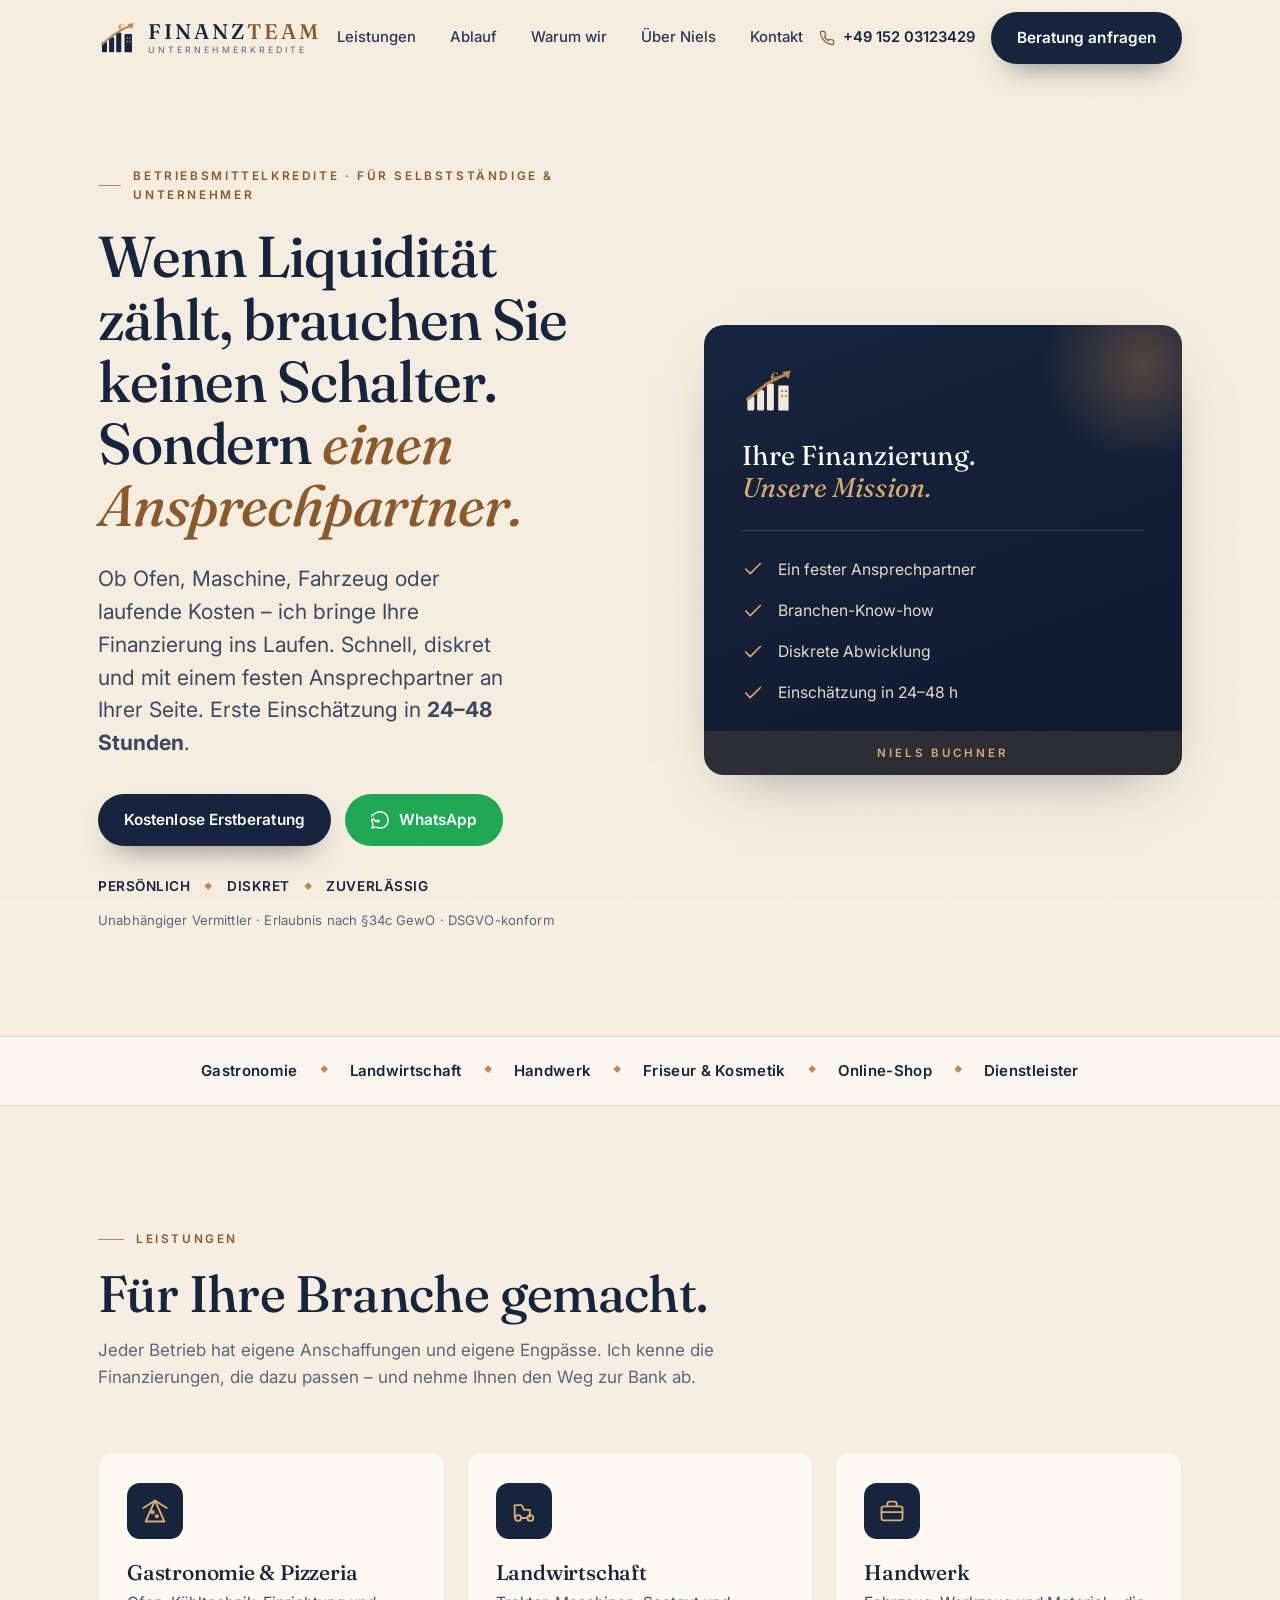
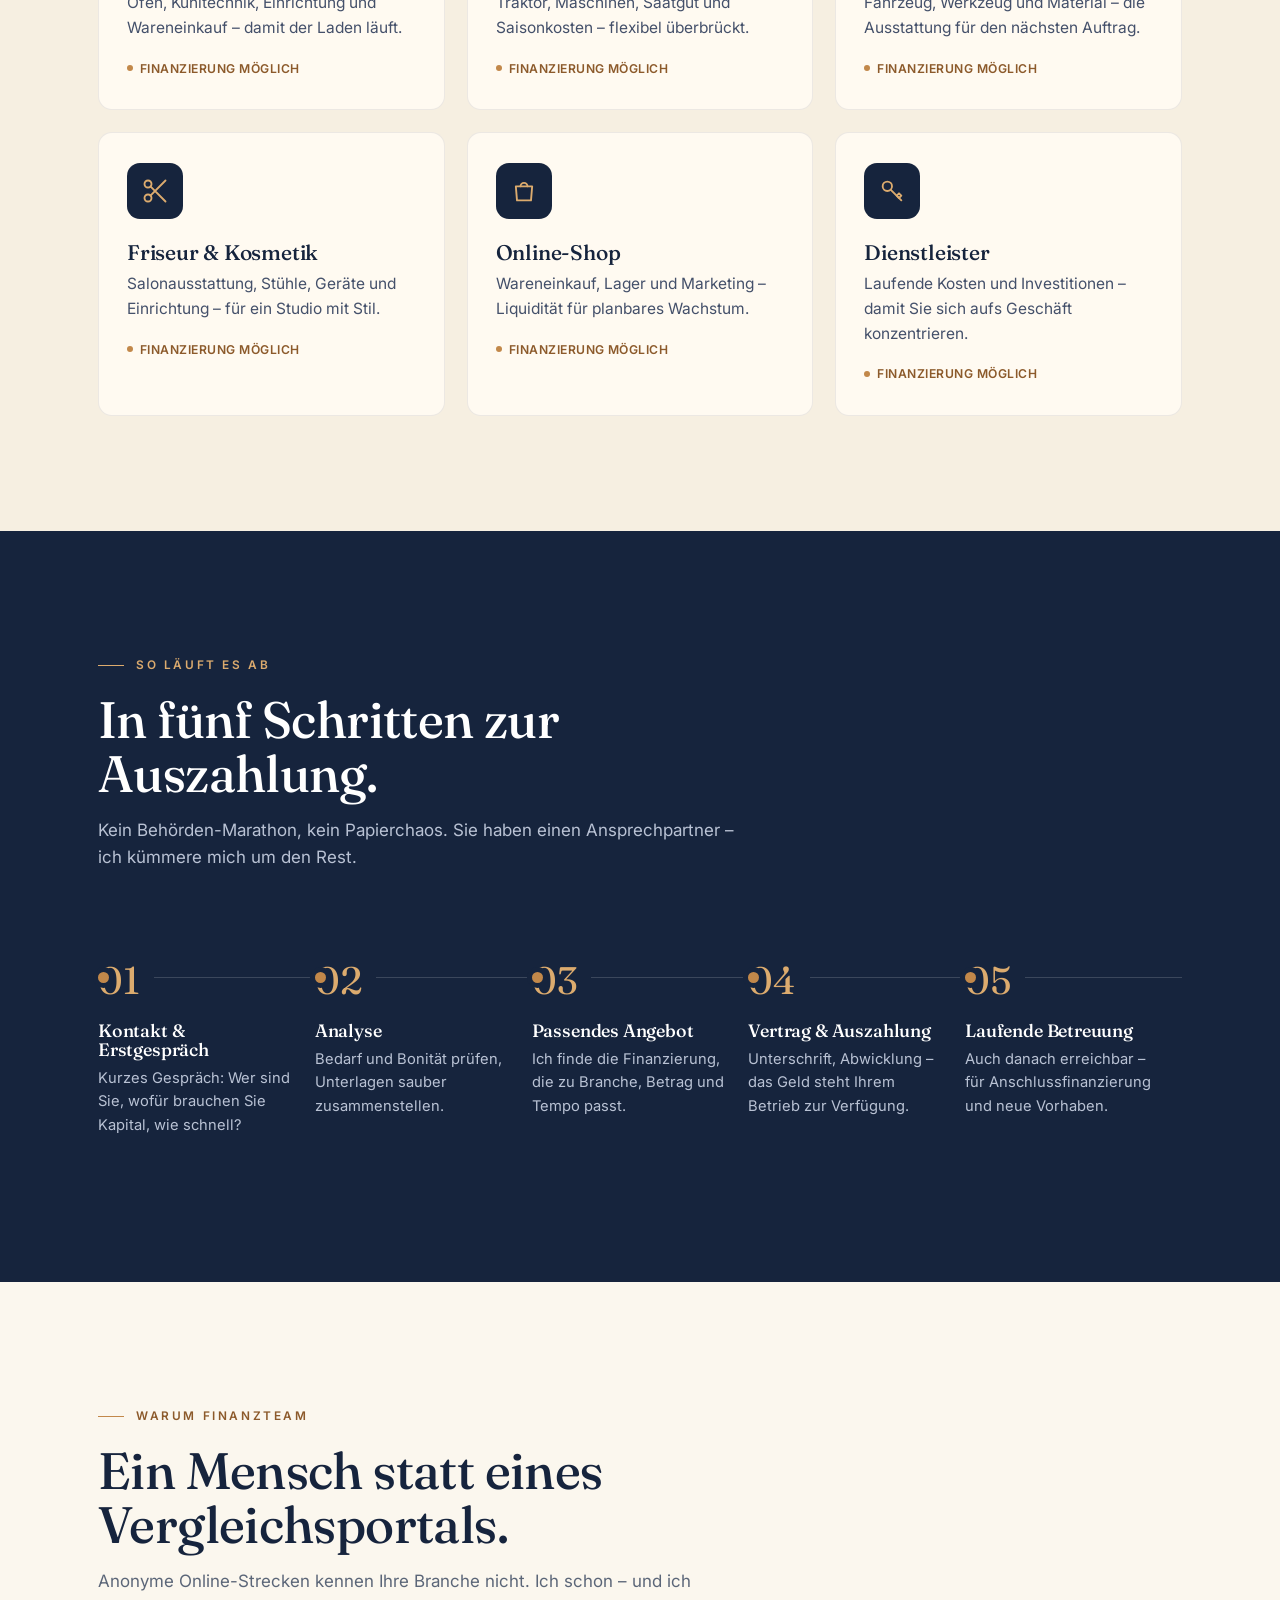
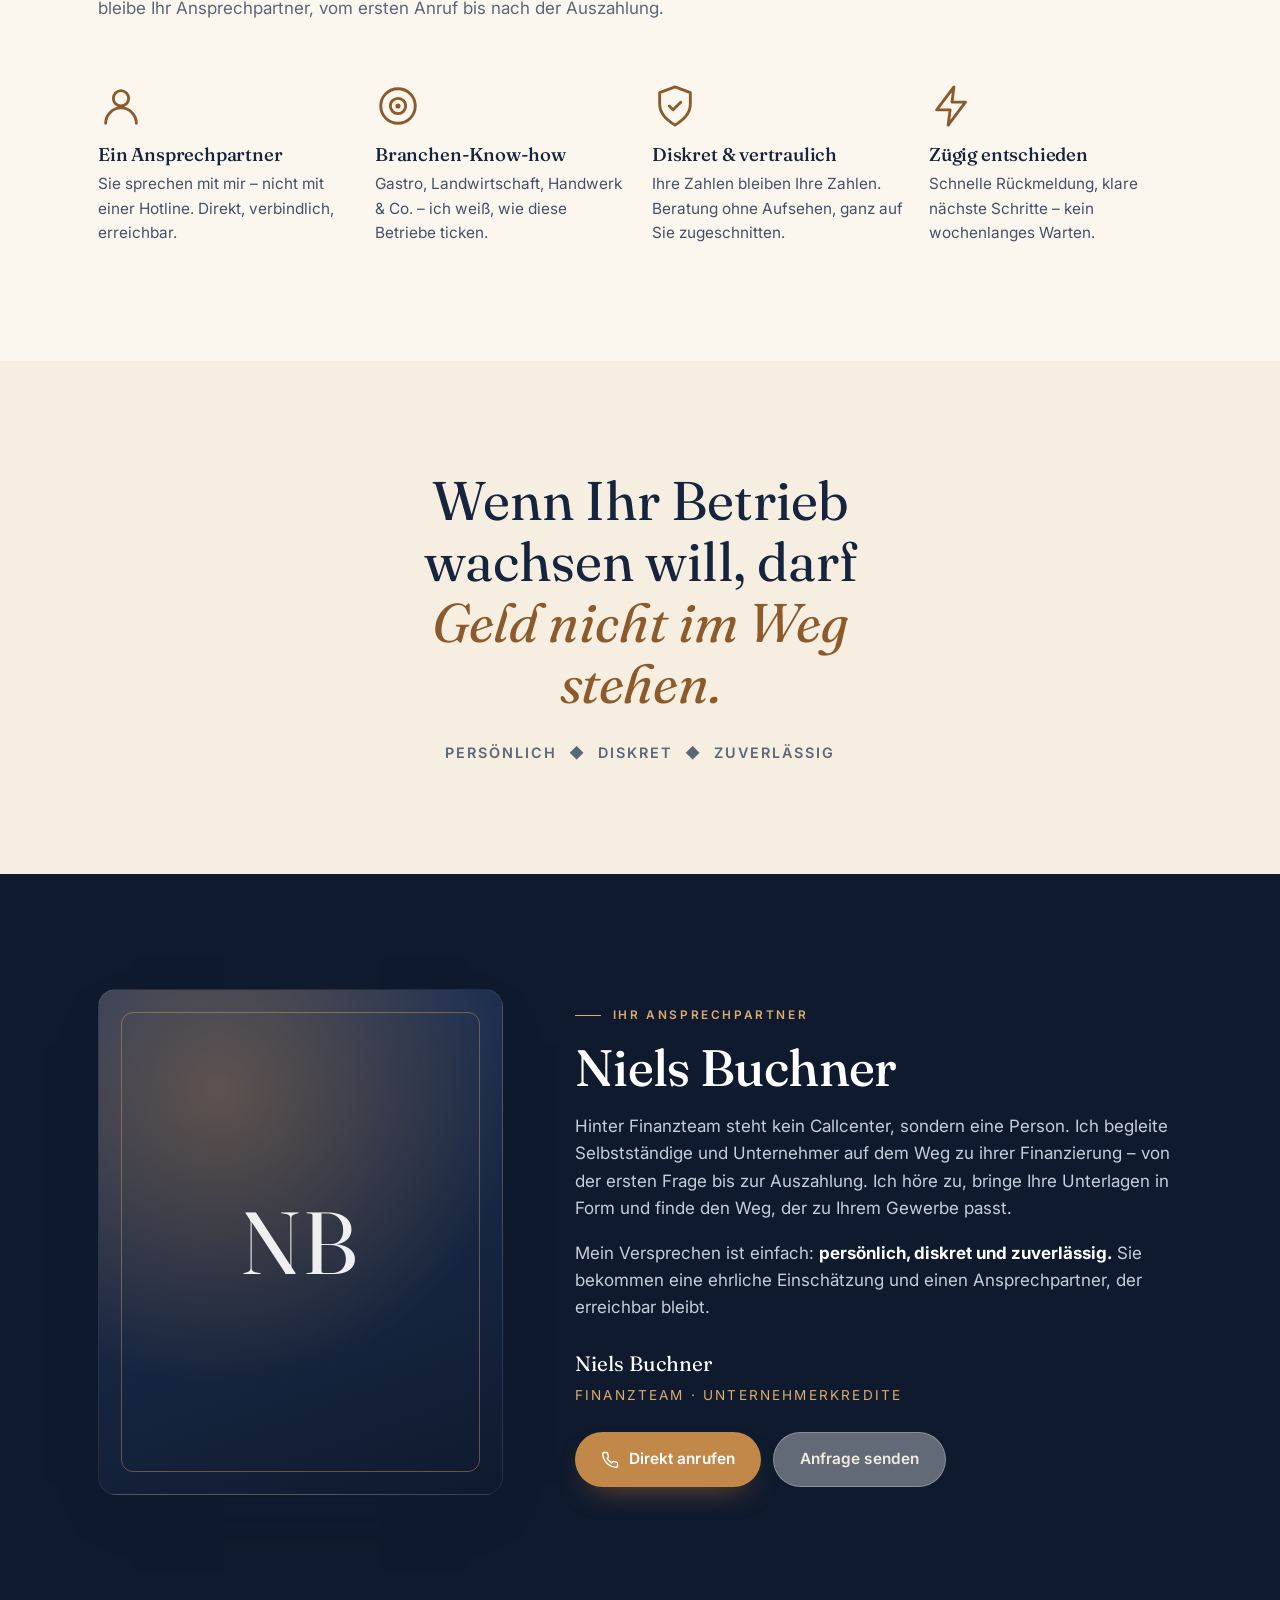
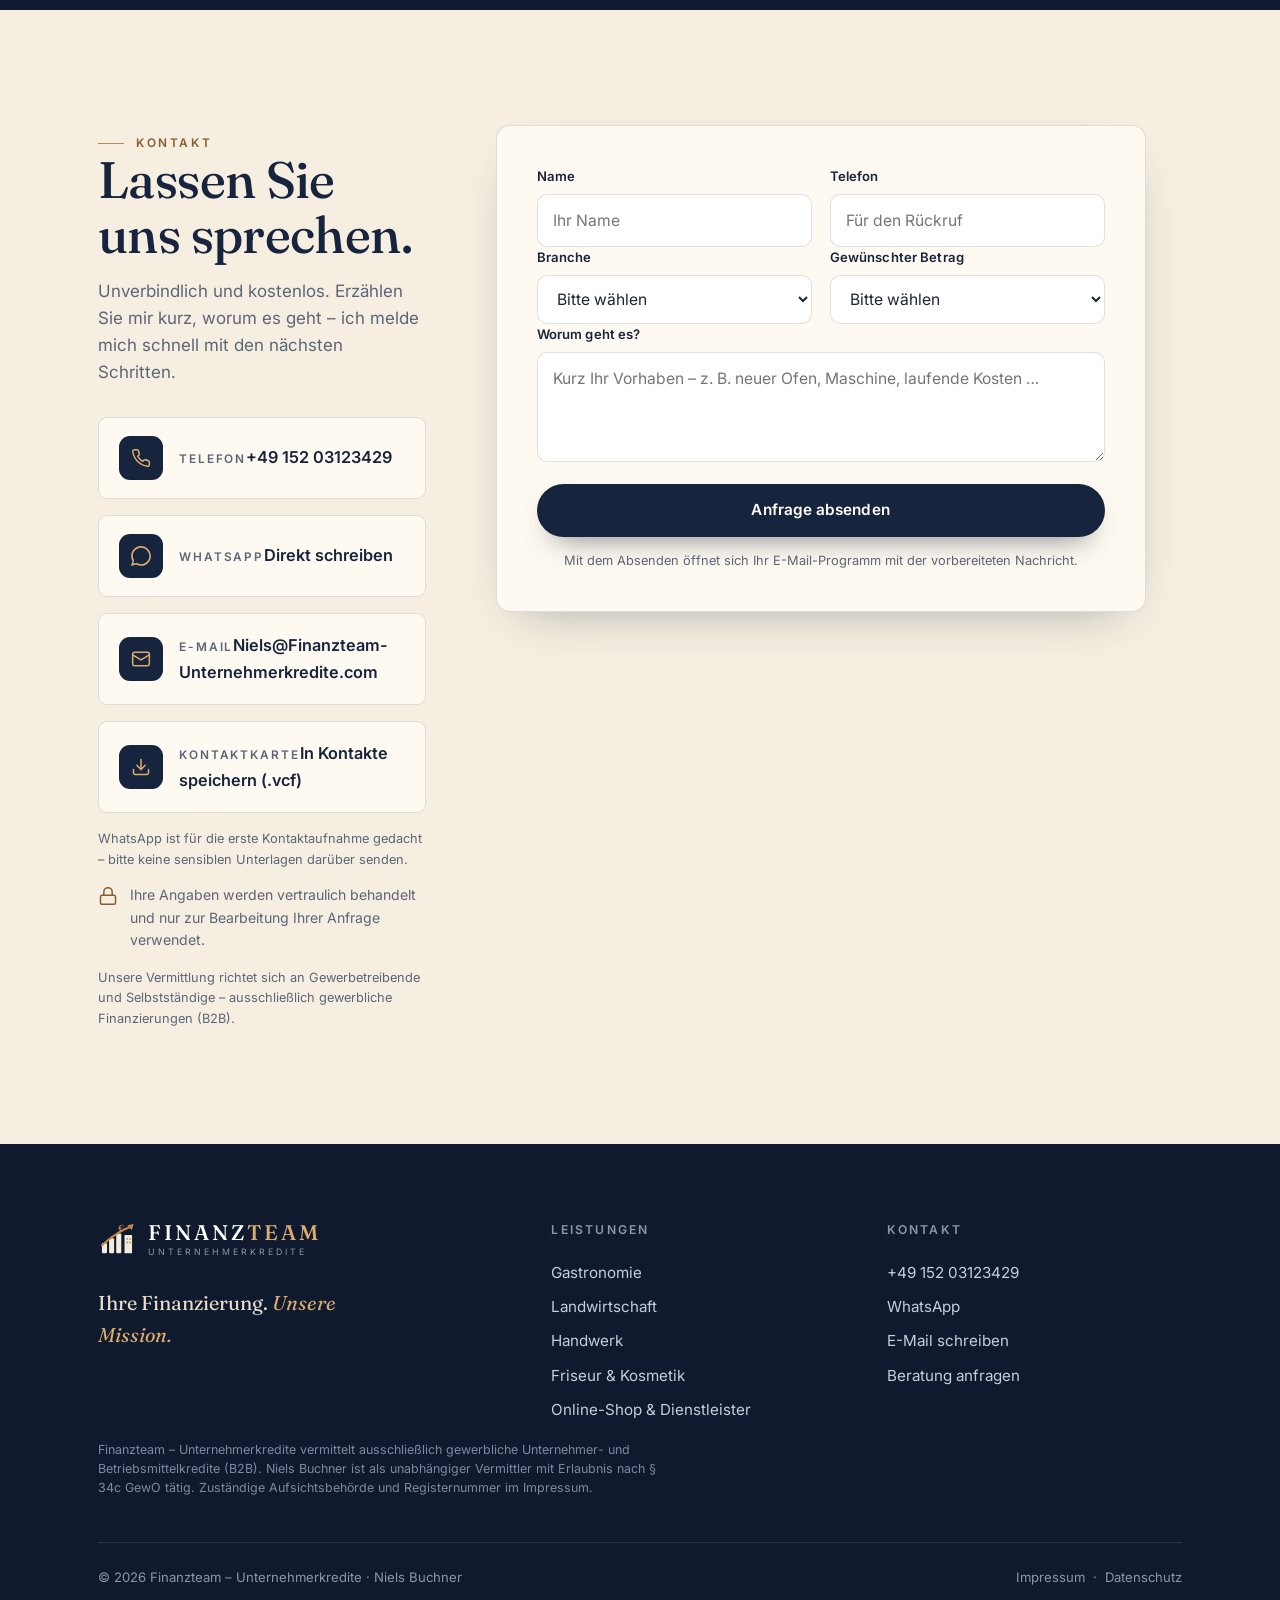
<file: index.html>
<!DOCTYPE html>
<html lang="de">
<head>
<meta charset="UTF-8" />
<meta name="viewport" content="width=device-width, initial-scale=1.0" />
<title>Finanzteam – Unternehmerkredite | Niels Buchner · Betriebsmittelkredite für Selbstständige</title>
<meta name="description" content="Betriebsmittel- und Unternehmerkredite für Selbstständige & Unternehmer – persönlich begleitet von Niels Buchner. Für Gastronomie, Landwirtschaft, Handwerk, Friseur & Kosmetik, Online-Shop und Dienstleister. Persönlich. Diskret. Zuverlässig." />
<meta name="theme-color" content="#16243d" />
<link rel="icon" href="favicon.svg" type="image/svg+xml" />
<meta property="og:type" content="website" />
<meta property="og:title" content="Finanzteam – Unternehmerkredite | Niels Buchner" />
<meta property="og:description" content="Betriebsmittelkredite für Selbstständige & Unternehmer. Persönlich. Diskret. Zuverlässig." />
<meta property="og:locale" content="de_DE" />
<link rel="preconnect" href="https://fonts.googleapis.com" />
<link rel="preconnect" href="https://fonts.gstatic.com" crossorigin />
<link href="https://fonts.googleapis.com/css2?family=Fraunces:ital,opsz,wght@0,9..144,300..600;1,9..144,300..600&family=Inter:wght@400;500;600;700&display=swap" rel="stylesheet" />
<link rel="stylesheet" href="styles.css" />
</head>
<body>

<!-- ===== SVG sprite (Logo-Emblem) ===== -->
<svg width="0" height="0" style="position:absolute" aria-hidden="true">
  <symbol id="mark" viewBox="0 0 48 48">
    <rect x="5" y="29" width="6.4" height="13" rx="1.4" fill="currentColor"/>
    <rect x="14" y="23" width="6.4" height="19" rx="1.4" fill="currentColor"/>
    <rect x="23" y="17" width="6.4" height="25" rx="1.4" fill="currentColor"/>
    <path d="M33.5 19h9.5v23h-9.5z" fill="currentColor"/>
    <rect x="36" y="23" width="2" height="2" rx="0.4" fill="#c2884a"/>
    <rect x="39.6" y="23" width="2" height="2" rx="0.4" fill="#c2884a"/>
    <rect x="36" y="27.4" width="2" height="2" rx="0.4" fill="#c2884a"/>
    <rect x="39.6" y="27.4" width="2" height="2" rx="0.4" fill="#c2884a"/>
    <path d="M5 32C14 25 22 15 41.5 8.5" fill="none" stroke="#c2884a" stroke-width="2.6" stroke-linecap="round"/>
    <path d="M37 6.5l8-1.4-2.2 7.8z" fill="#c2884a"/>
    <text x="25.5" y="14.5" font-family="Fraunces, serif" font-size="11" font-weight="600" fill="#c2884a">€</text>
  </symbol>
</svg>

<!-- ===== Header ===== -->
<header class="site-header" id="top">
  <div class="container nav">
    <a class="wordmark" href="#top" aria-label="Finanzteam – Unternehmerkredite">
      <svg class="mark" style="color:var(--navy)"><use href="#mark"/></svg>
      <span class="text">
        <span class="name">Finanz<b>team</b></span>
        <span class="sub">Unternehmerkredite</span>
      </span>
    </a>
    <nav class="nav-links" aria-label="Hauptnavigation">
      <a href="#leistungen">Leistungen</a>
      <a href="#ablauf">Ablauf</a>
      <a href="#warum">Warum wir</a>
      <a href="#ueber">Über Niels</a>
      <a href="#kontakt">Kontakt</a>
    </nav>
    <div class="nav-cta">
      <a class="nav-phone" href="tel:+4915203123429" aria-label="Anrufen">
        <svg viewBox="0 0 24 24" fill="none" stroke="currentColor" stroke-width="1.8" stroke-linecap="round" stroke-linejoin="round"><path d="M22 16.92v3a2 2 0 0 1-2.18 2 19.79 19.79 0 0 1-8.63-3.07 19.5 19.5 0 0 1-6-6 19.79 19.79 0 0 1-3.07-8.67A2 2 0 0 1 4.11 2h3a2 2 0 0 1 2 1.72c.13.96.36 1.9.7 2.81a2 2 0 0 1-.45 2.11L8.09 9.91a16 16 0 0 0 6 6l1.27-1.27a2 2 0 0 1 2.11-.45c.9.34 1.85.57 2.81.7A2 2 0 0 1 22 16.92z"/></svg>
        +49 152 03123429
      </a>
      <a class="btn btn-primary" href="#kontakt">Beratung anfragen</a>
      <button class="nav-toggle" id="navToggle" aria-label="Menü" aria-expanded="false"><span></span></button>
    </div>
  </div>
</header>

<!-- ===== Mobile menu ===== -->
<div class="mobile-menu" id="mobileMenu">
  <a href="#leistungen">Leistungen</a>
  <a href="#ablauf">Ablauf</a>
  <a href="#warum">Warum wir</a>
  <a href="#ueber">Über Niels</a>
  <a href="#kontakt">Kontakt</a>
  <a class="btn btn-primary" href="#kontakt">Beratung anfragen</a>
  <a class="btn btn-whats" href="https://wa.me/4915203123429?text=Guten%20Tag%20Herr%20Buchner%2C%20ich%20interessiere%20mich%20f%C3%BCr%20einen%20Unternehmerkredit.%20Bitte%20rufen%20Sie%20mich%20zur%C3%BCck." target="_blank" rel="noopener">WhatsApp schreiben</a>
</div>

<!-- ===== Hero ===== -->
<section class="hero">
  <div class="container hero-grid">
    <div class="hero-copy">
      <span class="eyebrow reveal">Betriebsmittelkredite · für Selbstständige &amp; Unternehmer</span>
      <h1 class="display reveal d1">Wenn Liquidität zählt, brauchen Sie keinen Schalter. Sondern <span class="accent">einen Ansprechpartner.</span></h1>
      <p class="lead reveal d2">Ob Ofen, Maschine, Fahrzeug oder laufende Kosten – ich bringe Ihre Finanzierung ins Laufen. Schnell, diskret und mit einem festen Ansprechpartner an Ihrer Seite. Erste Einschätzung in <strong>24–48 Stunden</strong>.</p>
      <div class="hero-cta reveal d3">
        <a class="btn btn-primary" href="#kontakt">Kostenlose Erstberatung</a>
        <a class="btn btn-whats" href="https://wa.me/4915203123429?text=Guten%20Tag%20Herr%20Buchner%2C%20ich%20interessiere%20mich%20f%C3%BCr%20einen%20Unternehmerkredit.%20Bitte%20rufen%20Sie%20mich%20zur%C3%BCck." target="_blank" rel="noopener">
          <svg viewBox="0 0 24 24" fill="currentColor"><path d="M.057 24l1.687-6.163a11.867 11.867 0 0 1-1.587-5.946C.16 5.335 5.495 0 12.05 0a11.82 11.82 0 0 1 8.413 3.488 11.82 11.82 0 0 1 3.48 8.414c-.003 6.557-5.338 11.892-11.893 11.892a11.9 11.9 0 0 1-5.688-1.448L.057 24zm6.597-3.807c1.676.995 3.276 1.591 5.392 1.592 5.448 0 9.886-4.434 9.889-9.885.002-5.462-4.415-9.89-9.881-9.892-5.452 0-9.887 4.434-9.889 9.884a9.86 9.86 0 0 0 1.51 5.26l-.999 3.648 3.477-.215zm5.339-7.711c-.075-.124-.272-.198-.57-.347-.297-.149-1.758-.868-2.031-.967-.272-.099-.47-.149-.669.149-.198.297-.768.967-.941 1.165-.173.198-.347.223-.644.074-.297-.149-1.255-.462-2.39-1.475-.883-.788-1.48-1.761-1.653-2.059-.173-.297-.018-.458.13-.606.134-.133.297-.347.446-.521.151-.172.2-.296.3-.495.099-.198.05-.372-.025-.521-.075-.148-.669-1.611-.916-2.206-.242-.579-.487-.501-.669-.51l-.57-.01c-.198 0-.52.074-.792.372s-1.04 1.016-1.04 2.479 1.065 2.876 1.213 3.074c.149.198 2.095 3.2 5.076 4.487.709.306 1.263.489 1.694.626.712.226 1.36.194 1.872.118.571-.085 1.758-.719 2.006-1.413.248-.695.248-1.29.173-1.414z"/></svg>
          WhatsApp
        </a>
      </div>
      <div class="hero-trust reveal d4">
        Persönlich <span class="diamond">◆</span> Diskret <span class="diamond">◆</span> Zuverlässig
      </div>
      <p class="hero-creds reveal d5">Unabhängiger Vermittler &middot; Erlaubnis nach §34c GewO &middot; DSGVO-konform</p>
    </div>

    <aside class="hero-card reveal d2" aria-label="Finanzteam">
      <svg class="mark" style="color:#f3ecdd"><use href="#mark"/></svg>
      <p class="hc-claim">Ihre Finanzierung.<br><em>Unsere Mission.</em></p>
      <div class="hc-line"></div>
      <ul>
        <li><svg viewBox="0 0 24 24" fill="none" stroke="currentColor" stroke-width="1.8" stroke-linecap="round" stroke-linejoin="round"><path d="M20 6 9 17l-5-5"/></svg> Ein fester Ansprechpartner</li>
        <li><svg viewBox="0 0 24 24" fill="none" stroke="currentColor" stroke-width="1.8" stroke-linecap="round" stroke-linejoin="round"><path d="M20 6 9 17l-5-5"/></svg> Branchen-Know-how</li>
        <li><svg viewBox="0 0 24 24" fill="none" stroke="currentColor" stroke-width="1.8" stroke-linecap="round" stroke-linejoin="round"><path d="M20 6 9 17l-5-5"/></svg> Diskrete Abwicklung</li>
        <li><svg viewBox="0 0 24 24" fill="none" stroke="currentColor" stroke-width="1.8" stroke-linecap="round" stroke-linejoin="round"><path d="M20 6 9 17l-5-5"/></svg> Einschätzung in 24–48 h</li>
      </ul>
      <div class="hc-badge">Niels Buchner</div>
    </aside>
  </div>
</section>

<!-- ===== Branchen-Band ===== -->
<div class="branchband">
  <div class="container">
    <span class="item">Gastronomie</span><span class="diamond">◆</span>
    <span class="item">Landwirtschaft</span><span class="diamond">◆</span>
    <span class="item">Handwerk</span><span class="diamond">◆</span>
    <span class="item">Friseur &amp; Kosmetik</span><span class="diamond">◆</span>
    <span class="item">Online-Shop</span><span class="diamond">◆</span>
    <span class="item">Dienstleister</span>
  </div>
</div>

<!-- ===== Leistungen / Branchen ===== -->
<section class="branchen section-pad" id="leistungen">
  <div class="container">
    <div class="section-head reveal">
      <span class="eyebrow">Leistungen</span>
      <h2 class="section-title">Für Ihre Branche gemacht.</h2>
      <p class="muted">Jeder Betrieb hat eigene Anschaffungen und eigene Engpässe. Ich kenne die Finanzierungen, die dazu passen – und nehme Ihnen den Weg zur Bank ab.</p>
    </div>
    <div class="cards">
      <article class="card reveal">
        <div class="icon-tile"><svg viewBox="0 0 24 24" fill="none" stroke="currentColor" stroke-width="1.6" stroke-linecap="round" stroke-linejoin="round"><path d="M2 9.5 12 3l10 6.5"/><path d="M12 3 4 21h16L12 3z"/><circle cx="10" cy="13" r="1"/><circle cx="13.5" cy="16.5" r="1"/></svg></div>
        <h3>Gastronomie &amp; Pizzeria</h3>
        <p>Ofen, Kühltechnik, Einrichtung und Wareneinkauf – damit der Laden läuft.</p>
        <span class="pill">Finanzierung möglich</span>
      </article>

      <article class="card reveal d1">
        <div class="icon-tile"><svg viewBox="0 0 24 24" fill="none" stroke="currentColor" stroke-width="1.6" stroke-linecap="round" stroke-linejoin="round"><path d="M4 17V7h6l2 4h5v6"/><circle cx="7" cy="18" r="2.5"/><circle cx="17.5" cy="18" r="2.5"/><path d="M9.5 18h5.5"/></svg></div>
        <h3>Landwirtschaft</h3>
        <p>Traktor, Maschinen, Saatgut und Saisonkosten – flexibel überbrückt.</p>
        <span class="pill">Finanzierung möglich</span>
      </article>

      <article class="card reveal d2">
        <div class="icon-tile"><svg viewBox="0 0 24 24" fill="none" stroke="currentColor" stroke-width="1.6" stroke-linecap="round" stroke-linejoin="round"><rect x="3" y="8" width="18" height="12" rx="2"/><path d="M8 8V6a2 2 0 0 1 2-2h4a2 2 0 0 1 2 2v2"/><path d="M3 13h18"/></svg></div>
        <h3>Handwerk</h3>
        <p>Fahrzeug, Werkzeug und Material – die Ausstattung für den nächsten Auftrag.</p>
        <span class="pill">Finanzierung möglich</span>
      </article>

      <article class="card reveal">
        <div class="icon-tile"><svg viewBox="0 0 24 24" fill="none" stroke="currentColor" stroke-width="1.6" stroke-linecap="round" stroke-linejoin="round"><circle cx="6" cy="6" r="3"/><circle cx="6" cy="18" r="3"/><path d="M8.1 8.1 21 21M8.1 15.9 21 3"/></svg></div>
        <h3>Friseur &amp; Kosmetik</h3>
        <p>Salonausstattung, Stühle, Geräte und Einrichtung – für ein Studio mit Stil.</p>
        <span class="pill">Finanzierung möglich</span>
      </article>

      <article class="card reveal d1">
        <div class="icon-tile"><svg viewBox="0 0 24 24" fill="none" stroke="currentColor" stroke-width="1.6" stroke-linecap="round" stroke-linejoin="round"><path d="M5 8h14l-1 12H6L5 8z"/><path d="M9 8a3 3 0 0 1 6 0"/></svg></div>
        <h3>Online-Shop</h3>
        <p>Wareneinkauf, Lager und Marketing – Liquidität für planbares Wachstum.</p>
        <span class="pill">Finanzierung möglich</span>
      </article>

      <article class="card reveal d2">
        <div class="icon-tile"><svg viewBox="0 0 24 24" fill="none" stroke="currentColor" stroke-width="1.6" stroke-linecap="round" stroke-linejoin="round"><circle cx="8" cy="8" r="4"/><path d="m11 11 9 9"/><path d="m16 16 2-2 2 2-2 2z"/></svg></div>
        <h3>Dienstleister</h3>
        <p>Laufende Kosten und Investitionen – damit Sie sich aufs Geschäft konzentrieren.</p>
        <span class="pill">Finanzierung möglich</span>
      </article>
    </div>
  </div>
</section>

<!-- ===== Ablauf ===== -->
<section class="ablauf section-pad" id="ablauf">
  <div class="container">
    <div class="section-head reveal">
      <span class="eyebrow">So läuft es ab</span>
      <h2 class="section-title">In fünf Schritten zur Auszahlung.</h2>
      <p>Kein Behörden-Marathon, kein Papierchaos. Sie haben einen Ansprechpartner – ich kümmere mich um den Rest.</p>
    </div>
    <div class="steps">
      <div class="step reveal"><span class="dot"></span><span class="num">01</span><h3>Kontakt &amp; Erstgespräch</h3><p>Kurzes Gespräch: Wer sind Sie, wofür brauchen Sie Kapital, wie schnell?</p></div>
      <div class="step reveal d1"><span class="dot"></span><span class="num">02</span><h3>Analyse</h3><p>Bedarf und Bonität prüfen, Unterlagen sauber zusammenstellen.</p></div>
      <div class="step reveal d2"><span class="dot"></span><span class="num">03</span><h3>Passendes Angebot</h3><p>Ich finde die Finanzierung, die zu Branche, Betrag und Tempo passt.</p></div>
      <div class="step reveal d3"><span class="dot"></span><span class="num">04</span><h3>Vertrag &amp; Auszahlung</h3><p>Unterschrift, Abwicklung – das Geld steht Ihrem Betrieb zur Verfügung.</p></div>
      <div class="step reveal d4"><span class="dot"></span><span class="num">05</span><h3>Laufende Betreuung</h3><p>Auch danach erreichbar – für Anschluss­finanzierung und neue Vorhaben.</p></div>
    </div>
  </div>
</section>

<!-- ===== Warum ===== -->
<section class="warum section-pad" id="warum">
  <div class="container">
    <div class="section-head reveal">
      <span class="eyebrow">Warum Finanzteam</span>
      <h2 class="section-title">Ein Mensch statt eines Vergleichsportals.</h2>
      <p class="muted">Anonyme Online-Strecken kennen Ihre Branche nicht. Ich schon – und ich bleibe Ihr Ansprechpartner, vom ersten Anruf bis nach der Auszahlung.</p>
    </div>
    <div class="usp-grid">
      <div class="usp reveal">
        <div class="ui"><svg viewBox="0 0 24 24" fill="none" stroke="currentColor" stroke-width="1.5" stroke-linecap="round" stroke-linejoin="round"><circle cx="12" cy="8" r="4"/><path d="M4 21a8 8 0 0 1 16 0"/></svg></div>
        <h3>Ein Ansprechpartner</h3>
        <p>Sie sprechen mit mir – nicht mit einer Hotline. Direkt, verbindlich, erreichbar.</p>
      </div>
      <div class="usp reveal d1">
        <div class="ui"><svg viewBox="0 0 24 24" fill="none" stroke="currentColor" stroke-width="1.5" stroke-linecap="round" stroke-linejoin="round"><circle cx="12" cy="12" r="9"/><circle cx="12" cy="12" r="4"/><circle cx="12" cy="12" r="0.6" fill="currentColor"/></svg></div>
        <h3>Branchen-Know-how</h3>
        <p>Gastro, Landwirtschaft, Handwerk &amp; Co. – ich weiß, wie diese Betriebe ticken.</p>
      </div>
      <div class="usp reveal d2">
        <div class="ui"><svg viewBox="0 0 24 24" fill="none" stroke="currentColor" stroke-width="1.5" stroke-linecap="round" stroke-linejoin="round"><path d="M12 2 4 5v6c0 5 3.5 8 8 11 4.5-3 8-6 8-11V5l-8-3z"/><path d="m9 12 2 2 4-4"/></svg></div>
        <h3>Diskret &amp; vertraulich</h3>
        <p>Ihre Zahlen bleiben Ihre Zahlen. Beratung ohne Aufsehen, ganz auf Sie zugeschnitten.</p>
      </div>
      <div class="usp reveal d3">
        <div class="ui"><svg viewBox="0 0 24 24" fill="none" stroke="currentColor" stroke-width="1.5" stroke-linecap="round" stroke-linejoin="round"><path d="M13 2 4 14h7l-1 8 9-12h-7l1-8z"/></svg></div>
        <h3>Zügig entschieden</h3>
        <p>Schnelle Rückmeldung, klare nächste Schritte – kein wochenlanges Warten.</p>
      </div>
    </div>
  </div>
</section>

<!-- ===== Claim ===== -->
<section class="claimband">
  <div class="container">
    <p class="q reveal">Wenn Ihr Betrieb wachsen will, darf <em>Geld nicht im Weg stehen.</em></p>
    <p class="sig reveal d1">Persönlich &nbsp;◆&nbsp; Diskret &nbsp;◆&nbsp; Zuverlässig</p>
  </div>
</section>

<!-- ===== Über Niels ===== -->
<section class="about section-pad" id="ueber">
  <div class="container about-grid">
    <div class="about-portrait reveal">
      <!-- TODO Foto: <img src="assets/niels.jpg" alt="Niels Buchner" class="portrait-img"> einsetzen (ersetzt das Monogramm) -->
      <div class="ring"></div>
      <span class="monogram">NB</span>
    </div>
    <div class="about-copy reveal d1">
      <span class="eyebrow">Ihr Ansprechpartner</span>
      <h2 class="section-title">Niels Buchner</h2>
      <p>Hinter Finanzteam steht kein Callcenter, sondern eine Person. Ich begleite Selbstständige und Unternehmer auf dem Weg zu ihrer Finanzierung – von der ersten Frage bis zur Auszahlung. Ich höre zu, bringe Ihre Unterlagen in Form und finde den Weg, der zu Ihrem Gewerbe passt.</p>
      <p>Mein Versprechen ist einfach: <strong style="color:#fff">persönlich, diskret und zuverlässig.</strong> Sie bekommen eine ehrliche Einschätzung und einen Ansprechpartner, der erreichbar bleibt.</p>
      <p class="about-name">Niels Buchner</p>
      <p class="about-role">Finanzteam · Unternehmerkredite</p>
      <div class="about-actions">
        <a class="btn btn-copper" href="tel:+4915203123429">
          <svg viewBox="0 0 24 24" fill="none" stroke="currentColor" stroke-width="1.8" stroke-linecap="round" stroke-linejoin="round"><path d="M22 16.92v3a2 2 0 0 1-2.18 2 19.79 19.79 0 0 1-8.63-3.07 19.5 19.5 0 0 1-6-6 19.79 19.79 0 0 1-3.07-8.67A2 2 0 0 1 4.11 2h3a2 2 0 0 1 2 1.72c.13.96.36 1.9.7 2.81a2 2 0 0 1-.45 2.11L8.09 9.91a16 16 0 0 0 6 6l1.27-1.27a2 2 0 0 1 2.11-.45c.9.34 1.85.57 2.81.7A2 2 0 0 1 22 16.92z"/></svg>
          Direkt anrufen
        </a>
        <a class="btn btn-ghost" style="color:#f3ecdd;border-color:rgba(255,255,255,.25)" href="#kontakt">Anfrage senden</a>
      </div>
    </div>
  </div>
</section>

<!-- ===== Kontakt ===== -->
<section class="kontakt section-pad" id="kontakt">
  <div class="container kontakt-grid">
    <div class="reveal">
      <span class="eyebrow">Kontakt</span>
      <h2 class="section-title">Lassen Sie uns sprechen.</h2>
      <p class="muted" style="margin-top:16px">Unverbindlich und kostenlos. Erzählen Sie mir kurz, worum es geht – ich melde mich schnell mit den nächsten Schritten.</p>
      <div class="contact-methods">
        <a class="cm" href="tel:+4915203123429">
          <span class="cmi"><svg viewBox="0 0 24 24" fill="none" stroke="currentColor" stroke-width="1.8" stroke-linecap="round" stroke-linejoin="round"><path d="M22 16.92v3a2 2 0 0 1-2.18 2 19.79 19.79 0 0 1-8.63-3.07 19.5 19.5 0 0 1-6-6 19.79 19.79 0 0 1-3.07-8.67A2 2 0 0 1 4.11 2h3a2 2 0 0 1 2 1.72c.13.96.36 1.9.7 2.81a2 2 0 0 1-.45 2.11L8.09 9.91a16 16 0 0 0 6 6l1.27-1.27a2 2 0 0 1 2.11-.45c.9.34 1.85.57 2.81.7A2 2 0 0 1 22 16.92z"/></svg></span>
          <span><span class="l">Telefon</span><span class="v">+49 152 03123429</span></span>
        </a>
        <a class="cm" href="https://wa.me/4915203123429?text=Guten%20Tag%20Herr%20Buchner%2C%20ich%20interessiere%20mich%20f%C3%BCr%20einen%20Unternehmerkredit.%20Bitte%20rufen%20Sie%20mich%20zur%C3%BCck." target="_blank" rel="noopener">
          <span class="cmi"><svg viewBox="0 0 24 24" fill="currentColor"><path d="M.057 24l1.687-6.163a11.867 11.867 0 0 1-1.587-5.946C.16 5.335 5.495 0 12.05 0a11.82 11.82 0 0 1 8.413 3.488 11.82 11.82 0 0 1 3.48 8.414c-.003 6.557-5.338 11.892-11.893 11.892a11.9 11.9 0 0 1-5.688-1.448L.057 24zm6.597-3.807c1.676.995 3.276 1.591 5.392 1.592 5.448 0 9.886-4.434 9.889-9.885.002-5.462-4.415-9.89-9.881-9.892-5.452 0-9.887 4.434-9.889 9.884a9.86 9.86 0 0 0 1.51 5.26l-.999 3.648 3.477-.215z"/></svg></span>
          <span><span class="l">WhatsApp</span><span class="v">Direkt schreiben</span></span>
        </a>
        <a class="cm" href="mailto:Niels@Finanzteam-Unternehmerkredite.com">
          <span class="cmi"><svg viewBox="0 0 24 24" fill="none" stroke="currentColor" stroke-width="1.8" stroke-linecap="round" stroke-linejoin="round"><rect x="2" y="4" width="20" height="16" rx="2"/><path d="m2 7 10 6 10-6"/></svg></span>
          <span><span class="l">E-Mail</span><span class="v">Niels@Finanzteam-Unternehmerkredite.com</span></span>
        </a>
        <button class="cm" id="vcardBtn" type="button" style="text-align:left;width:100%">
          <span class="cmi"><svg viewBox="0 0 24 24" fill="none" stroke="currentColor" stroke-width="1.8" stroke-linecap="round" stroke-linejoin="round"><path d="M21 15v4a2 2 0 0 1-2 2H5a2 2 0 0 1-2-2v-4"/><path d="M7 10l5 5 5-5"/><path d="M12 15V3"/></svg></span>
          <span><span class="l">Kontaktkarte</span><span class="v">In Kontakte speichern (.vcf)</span></span>
        </button>
      </div>
      <p class="wa-note">WhatsApp ist für die erste Kontaktaufnahme gedacht – bitte keine sensiblen Unterlagen darüber senden.</p>
      <p class="confidential">
        <svg viewBox="0 0 24 24" fill="none" stroke="currentColor" stroke-width="1.8" stroke-linecap="round" stroke-linejoin="round"><rect x="3" y="11" width="18" height="11" rx="2"/><path d="M7 11V7a5 5 0 0 1 10 0v4"/></svg>
        Ihre Angaben werden vertraulich behandelt und nur zur Bearbeitung Ihrer Anfrage verwendet.
      </p>
      <p class="wa-note">Unsere Vermittlung richtet sich an Gewerbetreibende und Selbstständige – ausschließlich gewerbliche Finanzierungen (B2B).</p>
    </div>

    <div class="reveal d1">
      <form class="form-card" id="leadForm" novalidate>
        <div class="form-row two">
          <div class="field"><label for="name">Name</label><input id="name" name="name" type="text" autocomplete="name" placeholder="Ihr Name" required /></div>
          <div class="field"><label for="phone">Telefon</label><input id="phone" name="phone" type="tel" autocomplete="tel" placeholder="Für den Rückruf" required /></div>
        </div>
        <div class="form-row two">
          <div class="field">
            <label for="branche">Branche</label>
            <select id="branche" name="branche">
              <option value="">Bitte wählen</option>
              <option>Gastronomie / Pizzeria</option>
              <option>Landwirtschaft</option>
              <option>Handwerk</option>
              <option>Friseur / Kosmetik</option>
              <option>Online-Shop</option>
              <option>Dienstleister</option>
              <option>Andere</option>
            </select>
          </div>
          <div class="field">
            <label for="betrag">Gewünschter Betrag</label>
            <select id="betrag" name="betrag">
              <option value="">Bitte wählen</option>
              <option>bis 10.000 €</option>
              <option>10.000 – 25.000 €</option>
              <option>25.000 – 50.000 €</option>
              <option>50.000 – 100.000 €</option>
              <option>mehr als 100.000 €</option>
            </select>
          </div>
        </div>
        <div class="field">
          <label for="nachricht">Worum geht es?</label>
          <textarea id="nachricht" name="nachricht" placeholder="Kurz Ihr Vorhaben – z. B. neuer Ofen, Maschine, laufende Kosten …"></textarea>
        </div>
        <button class="btn btn-primary" type="submit">Anfrage absenden</button>
        <p class="form-note">Mit dem Absenden öffnet sich Ihr E-Mail-Programm mit der vorbereiteten Nachricht.</p>
        <p class="form-feedback" id="formFeedback">Danke! Ihre E-Mail wurde vorbereitet – bitte nur noch abschicken.</p>
      </form>
    </div>
  </div>
</section>

<!-- ===== Footer ===== -->
<footer class="site-footer">
  <div class="container">
    <div class="footer-top">
      <div>
        <a class="wordmark" href="#top">
          <svg class="mark" style="color:#f3ecdd"><use href="#mark"/></svg>
          <span class="text"><span class="name">Finanz<b>team</b></span><span class="sub">Unternehmerkredite</span></span>
        </a>
        <p class="footer-claim">Ihre Finanzierung. <em>Unsere Mission.</em></p>
      </div>
      <div class="footer-col">
        <h4>Leistungen</h4>
        <a href="#leistungen">Gastronomie</a>
        <a href="#leistungen">Landwirtschaft</a>
        <a href="#leistungen">Handwerk</a>
        <a href="#leistungen">Friseur &amp; Kosmetik</a>
        <a href="#leistungen">Online-Shop &amp; Dienstleister</a>
      </div>
      <div class="footer-col">
        <h4>Kontakt</h4>
        <a href="tel:+4915203123429">+49 152 03123429</a>
        <a href="https://wa.me/4915203123429?text=Guten%20Tag%20Herr%20Buchner%2C%20ich%20interessiere%20mich%20f%C3%BCr%20einen%20Unternehmerkredit.%20Bitte%20rufen%20Sie%20mich%20zur%C3%BCck." target="_blank" rel="noopener">WhatsApp</a>
        <a href="mailto:Niels@Finanzteam-Unternehmerkredite.com">E-Mail schreiben</a>
        <a href="#kontakt">Beratung anfragen</a>
      </div>
    </div>
    <p class="compliance-note">
      Finanzteam – Unternehmerkredite vermittelt ausschließlich gewerbliche Unternehmer- und Betriebsmittelkredite (B2B).
      Niels Buchner ist als unabhängiger Vermittler mit Erlaubnis nach § 34c GewO tätig. Zuständige Aufsichtsbehörde und
      Registernummer im <a href="impressum.html">Impressum</a>. <!-- TODO: Behörde + Register-Nr. eintragen; B2B-Scope mit IHK/Anwalt bestätigen -->
    </p>
    <div class="footer-bottom">
      <span>© 2026 Finanzteam – Unternehmerkredite · Niels Buchner</span>
      <span><a href="impressum.html">Impressum</a> &nbsp;·&nbsp; <a href="datenschutz.html">Datenschutz</a></span>
    </div>
  </div>
</footer>

<!-- ===== Sticky Mobile CTA ===== -->
<div class="mobile-bar" aria-label="Schnellkontakt">
  <a class="btn btn-primary" href="tel:+4915203123429">
    <svg viewBox="0 0 24 24" fill="none" stroke="currentColor" stroke-width="1.8" stroke-linecap="round" stroke-linejoin="round"><path d="M22 16.92v3a2 2 0 0 1-2.18 2 19.79 19.79 0 0 1-8.63-3.07 19.5 19.5 0 0 1-6-6 19.79 19.79 0 0 1-3.07-8.67A2 2 0 0 1 4.11 2h3a2 2 0 0 1 2 1.72c.13.96.36 1.9.7 2.81a2 2 0 0 1-.45 2.11L8.09 9.91a16 16 0 0 0 6 6l1.27-1.27a2 2 0 0 1 2.11-.45c.9.34 1.85.57 2.81.7A2 2 0 0 1 22 16.92z"/></svg>
    Anrufen
  </a>
  <a class="btn btn-whats" href="https://wa.me/4915203123429?text=Guten%20Tag%20Herr%20Buchner%2C%20ich%20interessiere%20mich%20f%C3%BCr%20einen%20Unternehmerkredit.%20Bitte%20rufen%20Sie%20mich%20zur%C3%BCck." target="_blank" rel="noopener">
    <svg viewBox="0 0 24 24" fill="currentColor"><path d="M.057 24l1.687-6.163a11.867 11.867 0 0 1-1.587-5.946C.16 5.335 5.495 0 12.05 0a11.82 11.82 0 0 1 8.413 3.488 11.82 11.82 0 0 1 3.48 8.414c-.003 6.557-5.338 11.892-11.893 11.892a11.9 11.9 0 0 1-5.688-1.448L.057 24zm6.597-3.807c1.676.995 3.276 1.591 5.392 1.592 5.448 0 9.886-4.434 9.889-9.885.002-5.462-4.415-9.89-9.881-9.892-5.452 0-9.887 4.434-9.889 9.884a9.86 9.86 0 0 0 1.51 5.26l-.999 3.648 3.477-.215z"/></svg>
    WhatsApp
  </a>
</div>

<script src="app.js"></script>
</body>
</html>
</file>
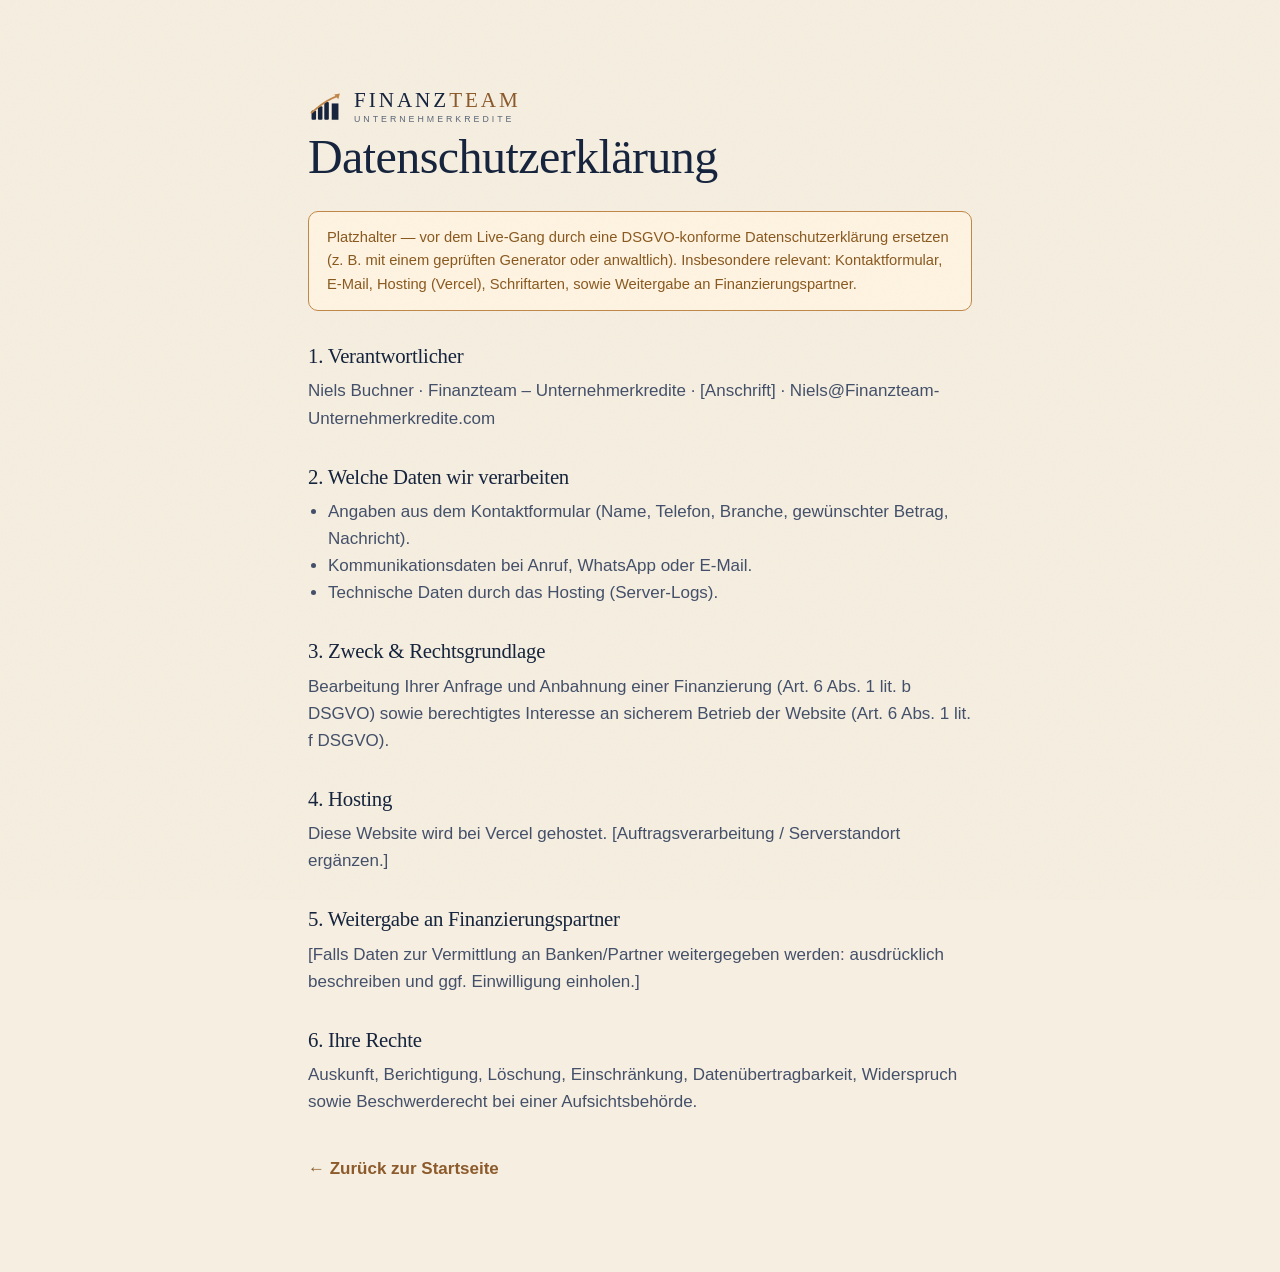
<file: datenschutz.html>
<!DOCTYPE html>
<html lang="de">
<head>
<meta charset="UTF-8" />
<meta name="viewport" content="width=device-width, initial-scale=1.0" />
<title>Datenschutz | Finanzteam – Unternehmerkredite</title>
<meta name="robots" content="noindex" />
<link rel="icon" href="favicon.svg" type="image/svg+xml" />
<link rel="stylesheet" href="styles.css" />
<style>
  .legal { max-width: 760px; margin-inline: auto; padding-block: clamp(40px,7vw,90px); }
  .legal h1 { font-size: clamp(2rem,5vw,3rem); margin-bottom: 28px; }
  .legal h2 { font-size: 1.3rem; margin: 34px 0 10px; }
  .legal p, .legal li { color:#44506a; }
  .legal ul { padding-left: 20px; list-style: disc; }
  .legal .todo { background:#fff4e2; border:1px solid var(--copper); border-radius:10px; padding:14px 18px; color:#8a5a20; font-size:.92rem; margin:14px 0; }
  .legal a.back { display:inline-flex; align-items:center; gap:8px; margin-top:40px; font-weight:600; color:var(--copper-deep); }
</style>
</head>
<body>
<div class="container legal">
  <a class="wordmark" href="index.html"><svg class="mark" style="color:var(--navy);width:34px;height:34px"><use href="#mark"/></svg><span class="text"><span class="name">Finanz<b>team</b></span><span class="sub">Unternehmerkredite</span></span></a>

  <svg width="0" height="0" style="position:absolute"><symbol id="mark" viewBox="0 0 48 48"><rect x="5" y="29" width="6.4" height="13" rx="1.4" fill="currentColor"/><rect x="14" y="23" width="6.4" height="19" rx="1.4" fill="currentColor"/><rect x="23" y="17" width="6.4" height="25" rx="1.4" fill="currentColor"/><path d="M33.5 19h9.5v23h-9.5z" fill="currentColor"/><path d="M5 32C14 25 22 15 41.5 8.5" fill="none" stroke="#c2884a" stroke-width="2.6" stroke-linecap="round"/><path d="M37 6.5l8-1.4-2.2 7.8z" fill="#c2884a"/></symbol></svg>

  <h1>Datenschutzerklärung</h1>

  <div class="todo">Platzhalter — vor dem Live-Gang durch eine DSGVO-konforme Datenschutzerklärung ersetzen
  (z. B. mit einem geprüften Generator oder anwaltlich). Insbesondere relevant: Kontaktformular, E-Mail,
  Hosting (Vercel), Schriftarten, sowie Weitergabe an Finanzierungspartner.</div>

  <h2>1. Verantwortlicher</h2>
  <p>Niels Buchner · Finanzteam – Unternehmerkredite · [Anschrift] · Niels@Finanzteam-Unternehmerkredite.com</p>

  <h2>2. Welche Daten wir verarbeiten</h2>
  <ul>
    <li>Angaben aus dem Kontaktformular (Name, Telefon, Branche, gewünschter Betrag, Nachricht).</li>
    <li>Kommunikationsdaten bei Anruf, WhatsApp oder E-Mail.</li>
    <li>Technische Daten durch das Hosting (Server-Logs).</li>
  </ul>

  <h2>3. Zweck &amp; Rechtsgrundlage</h2>
  <p>Bearbeitung Ihrer Anfrage und Anbahnung einer Finanzierung (Art. 6 Abs. 1 lit. b DSGVO) sowie
     berechtigtes Interesse an sicherem Betrieb der Website (Art. 6 Abs. 1 lit. f DSGVO).</p>

  <h2>4. Hosting</h2>
  <p>Diese Website wird bei Vercel gehostet. [Auftragsverarbeitung / Serverstandort ergänzen.]</p>

  <h2>5. Weitergabe an Finanzierungspartner</h2>
  <p>[Falls Daten zur Vermittlung an Banken/Partner weitergegeben werden: ausdrücklich beschreiben und
     ggf. Einwilligung einholen.]</p>

  <h2>6. Ihre Rechte</h2>
  <p>Auskunft, Berichtigung, Löschung, Einschränkung, Datenübertragbarkeit, Widerspruch sowie
     Beschwerderecht bei einer Aufsichtsbehörde.</p>

  <a class="back" href="index.html">← Zurück zur Startseite</a>
</div>
</body>
</html>
</file>
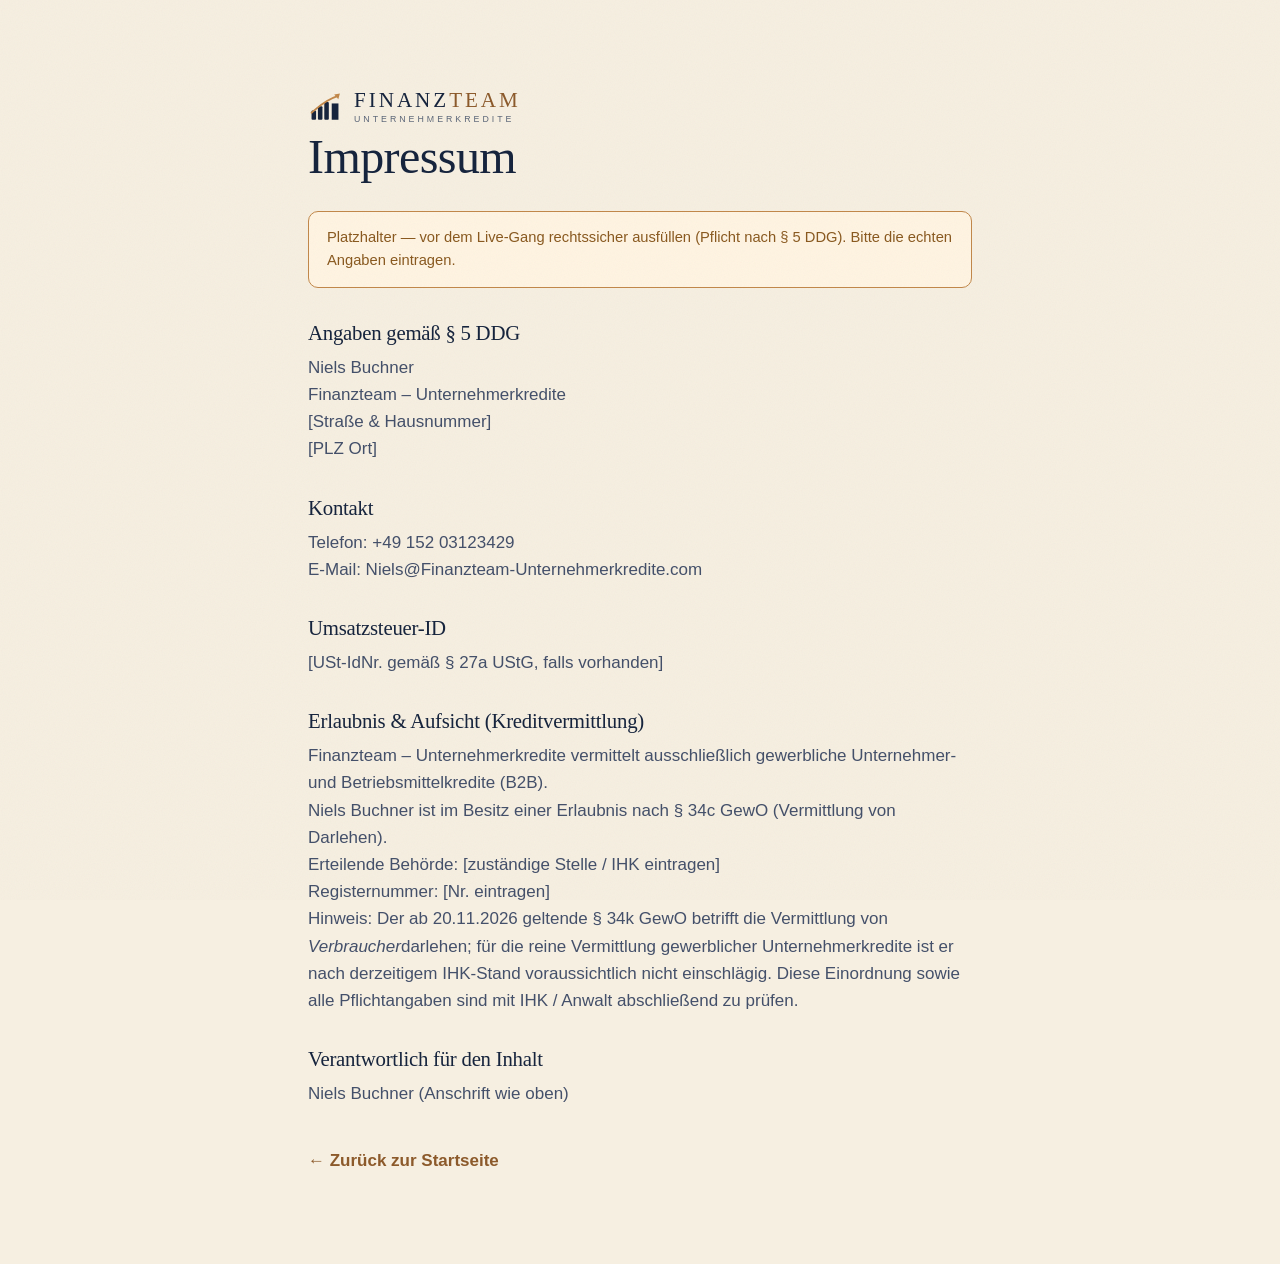
<file: impressum.html>
<!DOCTYPE html>
<html lang="de">
<head>
<meta charset="UTF-8" />
<meta name="viewport" content="width=device-width, initial-scale=1.0" />
<title>Impressum | Finanzteam – Unternehmerkredite</title>
<meta name="robots" content="noindex" />
<link rel="icon" href="favicon.svg" type="image/svg+xml" />
<link rel="stylesheet" href="styles.css" />
<style>
  .legal { max-width: 760px; margin-inline: auto; padding-block: clamp(40px,7vw,90px); }
  .legal h1 { font-size: clamp(2rem,5vw,3rem); margin-bottom: 28px; }
  .legal h2 { font-size: 1.3rem; margin: 34px 0 10px; }
  .legal p, .legal li { color:#44506a; }
  .legal .todo { background:#fff4e2; border:1px solid var(--copper); border-radius:10px; padding:14px 18px; color:#8a5a20; font-size:.92rem; margin:14px 0; }
  .legal a.back { display:inline-flex; align-items:center; gap:8px; margin-top:40px; font-weight:600; color:var(--copper-deep); }
</style>
</head>
<body>
<div class="container legal">
  <a class="wordmark" href="index.html"><svg class="mark" style="color:var(--navy);width:34px;height:34px"><use href="#mark"/></svg><span class="text"><span class="name">Finanz<b>team</b></span><span class="sub">Unternehmerkredite</span></span></a>

  <svg width="0" height="0" style="position:absolute"><symbol id="mark" viewBox="0 0 48 48"><rect x="5" y="29" width="6.4" height="13" rx="1.4" fill="currentColor"/><rect x="14" y="23" width="6.4" height="19" rx="1.4" fill="currentColor"/><rect x="23" y="17" width="6.4" height="25" rx="1.4" fill="currentColor"/><path d="M33.5 19h9.5v23h-9.5z" fill="currentColor"/><path d="M5 32C14 25 22 15 41.5 8.5" fill="none" stroke="#c2884a" stroke-width="2.6" stroke-linecap="round"/><path d="M37 6.5l8-1.4-2.2 7.8z" fill="#c2884a"/></symbol></svg>

  <h1>Impressum</h1>

  <div class="todo">Platzhalter — vor dem Live-Gang rechtssicher ausfüllen (Pflicht nach § 5 DDG). Bitte die echten Angaben eintragen.</div>

  <h2>Angaben gemäß § 5 DDG</h2>
  <p>
    Niels Buchner<br />
    Finanzteam – Unternehmerkredite<br />
    [Straße &amp; Hausnummer]<br />
    [PLZ Ort]
  </p>

  <h2>Kontakt</h2>
  <p>
    Telefon: +49 152 03123429<br />
    E-Mail: Niels@Finanzteam-Unternehmerkredite.com
  </p>

  <h2>Umsatzsteuer-ID</h2>
  <p>[USt-IdNr. gemäß § 27a UStG, falls vorhanden]</p>

  <h2>Erlaubnis &amp; Aufsicht (Kreditvermittlung)</h2>
  <p>
    Finanzteam – Unternehmerkredite vermittelt ausschließlich gewerbliche Unternehmer- und Betriebsmittelkredite (B2B).<br />
    Niels Buchner ist im Besitz einer Erlaubnis nach § 34c GewO (Vermittlung von Darlehen).<br />
    Erteilende Behörde: [zuständige Stelle / IHK eintragen]<br />
    Registernummer: [Nr. eintragen]<br />
    Hinweis: Der ab 20.11.2026 geltende § 34k GewO betrifft die Vermittlung von <em>Verbraucher</em>darlehen;
    für die reine Vermittlung gewerblicher Unternehmerkredite ist er nach derzeitigem IHK-Stand voraussichtlich
    nicht einschlägig. Diese Einordnung sowie alle Pflichtangaben sind mit IHK / Anwalt abschließend zu prüfen.
  </p>

  <h2>Verantwortlich für den Inhalt</h2>
  <p>Niels Buchner (Anschrift wie oben)</p>

  <a class="back" href="index.html">← Zurück zur Startseite</a>
</div>
</body>
</html>
</file>
<file: styles.css>
/* =========================================================================
   Finanzteam – Unternehmerkredite · Niels Buchner
   Bespoke design system. Cream / Navy / Copper. Editorial, hand-crafted.
   ========================================================================= */

:root {
  /* Palette (von der Visitenkarte abgeleitet) */
  --navy-900: #0f1a2e;
  --navy:     #16243d;
  --navy-700: #20355a;
  --cream:    #f6efe1;
  --cream-2:  #fbf7ee;
  --paper:    #fffaf1;
  --ink:      #1b2536;
  --muted:    #5b6678;
  --copper:       #c2884a;  /* Ornamente, Linien, Akzente auf Navy */
  --copper-deep:  #8c5a2b;  /* Bronze: Textakzent auf Creme (WCAG-sicher) */
  --copper-light: #dcab6e;  /* Gold: Akzent auf dunklem Grund */
  --line:    rgba(22, 36, 61, 0.14);
  --line-2:  rgba(22, 36, 61, 0.08);

  /* Type */
  --serif: "Fraunces", "Cormorant Garamond", Georgia, "Times New Roman", serif;
  --sans:  "Inter", -apple-system, BlinkMacSystemFont, "Segoe UI", Roboto, Helvetica, Arial, sans-serif;

  /* Rhythm */
  --container: 1180px;
  --gutter: clamp(20px, 5vw, 48px);
  --radius: 14px;
  --radius-sm: 9px;
  --shadow-soft: 0 18px 50px -28px rgba(15, 26, 46, 0.45);
  --shadow-card: 0 22px 60px -34px rgba(15, 26, 46, 0.55);
  --ease: cubic-bezier(0.22, 1, 0.36, 1);
}

/* ---------- Reset ---------- */
*, *::before, *::after { box-sizing: border-box; }
* { margin: 0; }
html { scroll-behavior: smooth; -webkit-text-size-adjust: 100%; }
@media (prefers-reduced-motion: reduce) {
  html { scroll-behavior: auto; }
  *, *::before, *::after { animation-duration: 0.001ms !important; transition-duration: 0.001ms !important; }
}
body {
  font-family: var(--sans);
  color: var(--ink);
  background: var(--cream);
  line-height: 1.6;
  font-size: 17px;
  -webkit-font-smoothing: antialiased;
  text-rendering: optimizeLegibility;
  overflow-x: hidden;
}
img, svg { display: block; max-width: 100%; }
a { color: inherit; text-decoration: none; }
button { font: inherit; cursor: pointer; border: none; background: none; color: inherit; }
ul { list-style: none; padding: 0; }
::selection { background: var(--copper); color: #fff; }

/* Subtle paper grain over the whole page */
body::before {
  content: "";
  position: fixed;
  inset: 0;
  z-index: 9999;
  pointer-events: none;
  opacity: 0.05;
  background-image: url("data:image/svg+xml,%3Csvg xmlns='http://www.w3.org/2000/svg' width='160' height='160'%3E%3Cfilter id='n'%3E%3CfeTurbulence type='fractalNoise' baseFrequency='0.85' numOctaves='2' stitchTiles='stitch'/%3E%3C/filter%3E%3Crect width='100%25' height='100%25' filter='url(%23n)'/%3E%3C/svg%3E");
  mix-blend-mode: multiply;
}

/* ---------- Layout ---------- */
.container { width: 100%; max-width: var(--container); margin-inline: auto; padding-inline: var(--gutter); }
section { position: relative; }
.section-pad { padding-block: clamp(64px, 9vw, 124px); }

/* ---------- Typography ---------- */
h1, h2, h3 { font-family: var(--serif); font-weight: 500; line-height: 1.06; letter-spacing: -0.012em; color: var(--navy); }
.display {
  font-size: clamp(2.55rem, 6vw, 4.6rem);
  font-weight: 480;
  font-optical-sizing: auto;
  letter-spacing: -0.02em;
}
h2.section-title { font-size: clamp(2rem, 4.4vw, 3.2rem); font-weight: 480; }
h3 { font-size: 1.32rem; letter-spacing: -0.01em; }
p { color: #44506a; }
.lead { font-size: clamp(1.08rem, 1.8vw, 1.32rem); color: #3c485f; line-height: 1.55; }

.eyebrow {
  font-family: var(--sans);
  font-size: 0.74rem;
  font-weight: 600;
  letter-spacing: 0.22em;
  text-transform: uppercase;
  color: var(--copper-deep);
  display: inline-flex;
  align-items: center;
  gap: 12px;
}
.eyebrow::before { content: ""; width: 26px; height: 1px; background: var(--copper); display: inline-block; }

.muted { color: var(--muted); }

/* ---------- Ornaments ---------- */
.diamond { color: var(--copper); font-size: 0.6em; transform: translateY(-1px); }
.rule-diamond {
  display: flex; align-items: center; gap: 14px; color: var(--copper);
}
.rule-diamond::before, .rule-diamond::after { content: ""; height: 1px; background: var(--line); flex: 1; }
.rule-diamond span { width: 7px; height: 7px; background: var(--copper); transform: rotate(45deg); }

/* ---------- Wordmark ---------- */
.wordmark { display: inline-flex; align-items: center; gap: 12px; }
.wordmark .mark { width: 38px; height: 38px; flex: none; }
.wordmark .text { display: flex; flex-direction: column; line-height: 1; }
.wordmark .name {
  font-family: var(--serif); font-weight: 520; font-size: 1.32rem; letter-spacing: 0.14em;
  color: var(--navy); text-transform: uppercase;
}
.wordmark .name b { color: var(--copper-deep); font-weight: 520; }
.wordmark .sub {
  font-family: var(--sans); font-size: 0.55rem; letter-spacing: 0.34em; text-transform: uppercase;
  color: var(--muted); margin-top: 4px;
}

/* ---------- Buttons ---------- */
.btn {
  display: inline-flex; align-items: center; gap: 10px; justify-content: center;
  padding: 14px 26px; border-radius: 100px; font-weight: 600; font-size: 0.96rem;
  letter-spacing: 0.005em; transition: transform .35s var(--ease), box-shadow .35s var(--ease), background .3s, color .3s;
  white-space: nowrap;
}
.btn svg { width: 18px; height: 18px; }
.btn-primary { background: var(--navy); color: #fff; box-shadow: 0 14px 30px -16px rgba(15,26,46,.7); }
.btn-primary:hover { background: var(--navy-900); transform: translateY(-2px); box-shadow: 0 20px 38px -16px rgba(15,26,46,.8); }
.btn-copper { background: var(--copper); color: #fff; box-shadow: 0 14px 30px -16px rgba(169,109,48,.8); }
.btn-copper:hover { background: var(--copper-deep); transform: translateY(-2px); }
.btn-ghost { border: 1px solid var(--line); color: var(--navy); background: rgba(255,255,255,.35); }
.btn-ghost:hover { border-color: var(--navy); transform: translateY(-2px); background: #fff; }
.btn-whats { background: #1faa54; color: #fff; }
.btn-whats:hover { background: #178a44; transform: translateY(-2px); }

/* ---------- Header ---------- */
.site-header {
  position: sticky; top: 0; z-index: 100;
  backdrop-filter: blur(10px);
  background: color-mix(in srgb, var(--cream) 82%, transparent);
  border-bottom: 1px solid transparent;
  transition: border-color .4s, background .4s, box-shadow .4s;
}
.site-header.scrolled { border-bottom-color: var(--line); box-shadow: 0 10px 30px -24px rgba(15,26,46,.5); }
.nav { display: flex; align-items: center; justify-content: space-between; height: 76px; }
.nav-links { display: flex; align-items: center; gap: 34px; }
.nav-links a { font-size: 0.93rem; font-weight: 500; color: #2c3957; position: relative; padding: 4px 0; }
.nav-links a::after {
  content: ""; position: absolute; left: 0; bottom: -2px; width: 0; height: 1.5px;
  background: var(--copper); transition: width .35s var(--ease);
}
.nav-links a:hover::after { width: 100%; }
.nav-cta { display: flex; align-items: center; gap: 16px; }
.nav-phone { display: inline-flex; align-items: center; gap: 8px; font-weight: 600; font-size: 0.92rem; color: var(--navy); }
.nav-phone svg { width: 16px; height: 16px; color: var(--copper-deep); }
.nav-toggle { display: none; width: 44px; height: 44px; border-radius: 10px; align-items: center; justify-content: center; }
.nav-toggle span { width: 22px; height: 2px; background: var(--navy); position: relative; transition: .3s; }
.nav-toggle span::before, .nav-toggle span::after { content:""; position:absolute; left:0; width:22px; height:2px; background:var(--navy); transition:.3s; }
.nav-toggle span::before { top: -7px; } .nav-toggle span::after { top: 7px; }
body.menu-open .nav-toggle span { background: transparent; }
body.menu-open .nav-toggle span::before { top:0; transform: rotate(45deg); }
body.menu-open .nav-toggle span::after { top:0; transform: rotate(-45deg); }

/* Mobile menu */
.mobile-menu {
  position: fixed; inset: 76px 0 0; z-index: 90; background: var(--cream);
  padding: 32px var(--gutter); display: flex; flex-direction: column; gap: 8px;
  transform: translateY(-12px); opacity: 0; pointer-events: none; transition: .35s var(--ease);
}
body.menu-open .mobile-menu { transform: none; opacity: 1; pointer-events: auto; }
.mobile-menu a { font-family: var(--serif); font-size: 1.7rem; color: var(--navy); padding: 12px 0; border-bottom: 1px solid var(--line-2); }
.mobile-menu .btn { margin-top: 18px; }

/* ---------- Hero ---------- */
.hero { padding-top: clamp(48px, 7vw, 96px); padding-bottom: clamp(56px, 8vw, 110px); overflow: hidden; }
.hero-grid { display: grid; grid-template-columns: 1.05fr 0.95fr; gap: clamp(36px, 6vw, 84px); align-items: center; }
.hero h1 { margin: 22px 0 0; font-size: clamp(2.2rem, 4.5vw, 3.7rem); line-height: 1.08; }
.hero h1 .accent { color: var(--copper-deep); font-style: italic; }
.hero .lead { margin-top: 26px; max-width: 33ch; }
.hero-cta { display: flex; flex-wrap: wrap; gap: 14px; margin-top: 34px; }
.hero-trust { margin-top: 30px; display: flex; align-items: center; gap: 14px; font-size: 0.85rem; font-weight: 600; letter-spacing: 0.04em; color: var(--navy); text-transform: uppercase; }
.hero-trust .diamond { font-size: 0.5rem; }
.hero-creds { margin-top: 12px; font-size: 0.82rem; color: var(--muted); letter-spacing: 0.01em; }
.hero-creds { display: inline-flex; align-items: center; }

/* Hero visual: premium navy panel echoing the card */
.hero-card {
  position: relative; background: linear-gradient(160deg, var(--navy) 0%, var(--navy-900) 100%);
  border-radius: 20px; padding: 40px 38px; color: #f3ecdd; box-shadow: var(--shadow-card);
  overflow: hidden; isolation: isolate;
}
.hero-card::after {
  content: ""; position: absolute; right: -60px; top: -60px; width: 200px; height: 200px;
  background: radial-gradient(circle, rgba(194,136,74,.35), transparent 70%); z-index: -1;
}
.hero-card .mark { width: 52px; height: 52px; margin-bottom: 22px; }
.hero-card .hc-claim { font-family: var(--serif); font-size: 1.7rem; line-height: 1.2; color: #fff; }
.hero-card .hc-claim em { color: var(--copper-light); font-style: italic; }
.hero-card .hc-line { height: 1px; background: rgba(255,255,255,.16); margin: 26px 0; }
.hero-card ul { display: grid; gap: 16px; }
.hero-card li { display: flex; align-items: center; gap: 14px; font-size: 0.98rem; color: #e7ddca; }
.hero-card li svg { width: 22px; height: 22px; color: var(--copper-light); flex: none; }
.hero-card .hc-badge {
  position: absolute; bottom: 0; left: 0; right: 0; padding: 13px; text-align: center;
  background: rgba(194,136,74,.16); font-size: 0.72rem; letter-spacing: 0.26em; text-transform: uppercase;
  color: var(--copper-light); font-weight: 600;
}
.hero-card { padding-bottom: 70px; }

/* ---------- Branchen-Band ---------- */
.branchband { border-block: 1px solid var(--line); background: var(--cream-2); }
.branchband .container { display: flex; flex-wrap: wrap; align-items: center; justify-content: center; gap: 10px 22px; padding-block: 22px; }
.branchband span.item { font-weight: 600; color: var(--navy); font-size: 0.94rem; letter-spacing: 0.02em; }
.branchband .diamond { font-size: 0.5rem; }

/* ---------- Section head ---------- */
.section-head { max-width: 640px; margin-bottom: clamp(36px, 5vw, 60px); }
.section-head.center { margin-inline: auto; text-align: center; }
.section-head.center .eyebrow { justify-content: center; }
.section-head h2 { margin-top: 18px; }
.section-head p { margin-top: 16px; }

/* ---------- Branchen grid ---------- */
.branchen { background: var(--cream); }
.cards { display: grid; grid-template-columns: repeat(3, 1fr); gap: 22px; }
.card {
  background: var(--paper); border: 1px solid var(--line-2); border-radius: var(--radius);
  padding: 30px 28px; transition: transform .4s var(--ease), box-shadow .4s var(--ease), border-color .4s;
  position: relative; overflow: hidden;
}
.card:hover { transform: translateY(-6px); box-shadow: var(--shadow-soft); border-color: var(--line); }
.card .icon-tile {
  width: 56px; height: 56px; border-radius: 13px; background: var(--navy);
  display: grid; place-items: center; margin-bottom: 22px; transition: background .4s;
}
.card .icon-tile svg { width: 28px; height: 28px; color: var(--copper-light); }
.card:hover .icon-tile { background: var(--navy-900); }
.card h3 { color: var(--navy); }
.card p { margin-top: 8px; font-size: 0.97rem; }
.card .pill {
  display: inline-flex; align-items: center; gap: 7px; margin-top: 18px;
  font-size: 0.76rem; font-weight: 600; letter-spacing: 0.04em; color: var(--copper-deep);
  text-transform: uppercase;
}
.card .pill::before { content:""; width: 6px; height: 6px; border-radius: 50%; background: var(--copper); }

/* ---------- Ablauf / Process ---------- */
.ablauf { background: var(--navy); color: #ece3d2; }
.ablauf h2, .ablauf .eyebrow { color: #fff; }
.ablauf .eyebrow { color: var(--copper-light); }
.ablauf .eyebrow::before { background: var(--copper-light); }
.ablauf p { color: #b9c2d4; }
.steps { display: grid; grid-template-columns: repeat(5, 1fr); gap: 0; margin-top: 20px; counter-reset: step; }
.step { padding: 30px 22px 30px 0; position: relative; }
.step::before {
  content: ""; position: absolute; left: 0; top: 46px; right: 0; height: 1px;
  background: rgba(255,255,255,.16);
}
.step .num {
  font-family: var(--serif); font-size: 2.4rem; color: var(--copper-light); line-height: 1;
  position: relative; z-index: 1; display: inline-block; background: var(--navy); padding-right: 14px;
}
.step h3 { color: #fff; font-size: 1.12rem; margin-top: 18px; }
.step p { margin-top: 8px; font-size: 0.92rem; }
.step .dot { position: absolute; left: 0; top: 41px; width: 11px; height: 11px; border-radius: 50%; background: var(--copper); box-shadow: 0 0 0 5px var(--navy); z-index: 2; }

/* ---------- Warum / USPs + claim ---------- */
.warum { background: var(--cream-2); }
.usp-grid { display: grid; grid-template-columns: repeat(4, 1fr); gap: 24px; }
.usp { }
.usp .ui { width: 46px; height: 46px; color: var(--copper-deep); margin-bottom: 16px; }
.usp .ui svg { width: 46px; height: 46px; }
.usp h3 { font-size: 1.16rem; color: var(--navy); }
.usp p { margin-top: 8px; font-size: 0.96rem; }

.claimband { text-align: center; padding-block: clamp(60px, 9vw, 110px); background: var(--cream); }
.claimband .q { font-family: var(--serif); font-size: clamp(2rem, 5vw, 3.4rem); color: var(--navy); line-height: 1.12; max-width: 16ch; margin-inline: auto; }
.claimband .q em { color: var(--copper-deep); font-style: italic; }
.claimband .sig { margin-top: 26px; font-size: 0.9rem; letter-spacing: 0.14em; text-transform: uppercase; color: var(--muted); font-weight: 600; }

/* ---------- Über ---------- */
.about { background: var(--navy-900); color: #ece3d2; }
.about-grid { display: grid; grid-template-columns: 0.8fr 1.2fr; gap: clamp(36px, 6vw, 72px); align-items: center; }
.about-portrait {
  aspect-ratio: 4/5; border-radius: 18px; background:
    radial-gradient(circle at 30% 20%, rgba(194,136,74,.4), transparent 60%),
    linear-gradient(160deg, var(--navy-700), var(--navy-900));
  display: grid; place-items: center; box-shadow: var(--shadow-card); border: 1px solid rgba(255,255,255,.08);
  position: relative; overflow: hidden;
}
.about-portrait .monogram { font-family: var(--serif); font-size: 5.5rem; color: rgba(255,255,255,.92); letter-spacing: 0.02em; }
.about-portrait .ring { position: absolute; inset: 22px; border: 1px solid rgba(220,171,110,.4); border-radius: 12px; }
.about-portrait .portrait-img { position: absolute; inset: 0; width: 100%; height: 100%; object-fit: cover; border-radius: 18px; z-index: 1; }
.about-portrait:has(.portrait-img) .monogram { display: none; }
.about .eyebrow { color: var(--copper-light); } .about .eyebrow::before { background: var(--copper-light); }
.about h2 { color: #fff; margin-top: 16px; }
.about p { color: #c6cedd; margin-top: 18px; }
.about .about-name { font-family: var(--serif); font-size: 1.3rem; color: #fff; margin-top: 26px; }
.about .about-role { font-size: 0.85rem; letter-spacing: 0.16em; text-transform: uppercase; color: var(--copper-light); margin-top: 4px; }
.about-actions { display: flex; flex-wrap: wrap; gap: 12px; margin-top: 26px; }

/* ---------- Kontakt ---------- */
.kontakt { background: var(--cream); }
.kontakt-grid { display: grid; grid-template-columns: 0.9fr 1.1fr; gap: clamp(36px, 6vw, 70px); }
.contact-methods { display: grid; gap: 16px; margin-top: 30px; }
.cm {
  display: flex; align-items: center; gap: 16px; padding: 18px 20px; border: 1px solid var(--line);
  border-radius: var(--radius-sm); background: var(--paper); transition: border-color .3s, transform .3s, box-shadow .3s;
}
.cm:hover { border-color: var(--copper); transform: translateY(-2px); box-shadow: var(--shadow-soft); }
.cm .cmi { width: 44px; height: 44px; border-radius: 11px; background: var(--navy); display: grid; place-items: center; flex: none; }
.cm .cmi svg { width: 20px; height: 20px; color: var(--copper-light); }
.cm .l { font-size: 0.74rem; letter-spacing: 0.16em; text-transform: uppercase; color: var(--muted); font-weight: 600; }
.cm .v { font-weight: 600; color: var(--navy); font-size: 1.02rem; word-break: break-word; }
.wa-note { margin-top: 16px; font-size: 0.8rem; color: var(--muted); }
.confidential { margin-top: 14px; display: flex; gap: 12px; align-items: flex-start; font-size: 0.88rem; color: var(--muted); }
.confidential svg { width: 20px; height: 20px; color: var(--copper-deep); flex: none; margin-top: 2px; }

/* Form */
.form-card { background: var(--paper); border: 1px solid var(--line); border-radius: var(--radius); padding: clamp(26px, 4vw, 40px); box-shadow: var(--shadow-soft); }
.form-row { display: grid; gap: 18px; }
.form-row.two { grid-template-columns: 1fr 1fr; }
.field { display: flex; flex-direction: column; gap: 7px; }
.field label { font-size: 0.82rem; font-weight: 600; color: var(--navy); letter-spacing: 0.01em; }
.field input, .field select, .field textarea {
  font: inherit; font-size: 0.98rem; padding: 13px 15px; border: 1px solid var(--line); border-radius: 10px;
  background: #fff; color: var(--ink); transition: border-color .25s, box-shadow .25s;
}
.field textarea { resize: vertical; min-height: 110px; }
.field input:focus, .field select:focus, .field textarea:focus {
  outline: none; border-color: var(--copper); box-shadow: 0 0 0 3px rgba(194,136,74,.18);
}
.form-card .btn { width: 100%; margin-top: 22px; }
.form-note { margin-top: 14px; font-size: 0.8rem; color: var(--muted); text-align: center; }
.form-feedback { margin-top: 14px; font-size: 0.9rem; text-align: center; color: var(--copper-deep); font-weight: 600; display: none; }

/* ---------- Footer ---------- */
.site-footer { background: var(--navy-900); color: #b7c0d2; padding-block: clamp(48px, 6vw, 76px) 30px; }
.footer-top { display: grid; grid-template-columns: 1.4fr 1fr 1fr; gap: 40px; }
.site-footer .wordmark .name { color: #fff; } .site-footer .wordmark .name b { color: var(--copper-light); }
.site-footer .wordmark .sub { color: #8b96ab; }
.footer-claim { font-family: var(--serif); font-size: 1.25rem; color: #e7ddca; margin-top: 20px; max-width: 24ch; }
.footer-claim em { color: var(--copper-light); font-style: italic; }
.footer-col h4 { font-size: 0.76rem; letter-spacing: 0.18em; text-transform: uppercase; color: #8b96ab; font-weight: 600; margin-bottom: 16px; }
.footer-col a, .footer-col p { display: block; color: #c6cedd; font-size: 0.95rem; padding: 5px 0; }
.footer-col a:hover { color: var(--copper-light); }
.footer-bottom { margin-top: 44px; padding-top: 24px; border-top: 1px solid rgba(255,255,255,.1); display: flex; flex-wrap: wrap; gap: 12px 24px; justify-content: space-between; font-size: 0.82rem; color: #8b96ab; }
.footer-bottom a:hover { color: var(--copper-light); }
.compliance-note { font-size: 0.78rem; color: #7e89a0; margin-top: 14px; line-height: 1.5; max-width: 70ch; }

/* ---------- Reveal animation ---------- */
.reveal { opacity: 0; transform: translateY(26px); transition: opacity .8s var(--ease), transform .8s var(--ease); }
.reveal.in { opacity: 1; transform: none; }
.reveal.d1 { transition-delay: .08s; } .reveal.d2 { transition-delay: .16s; }
.reveal.d3 { transition-delay: .24s; } .reveal.d4 { transition-delay: .32s; }
.reveal.d5 { transition-delay: .40s; }

/* ---------- Responsive ---------- */
@media (max-width: 980px) {
  .hero-grid { grid-template-columns: 1fr; }
  .hero-card { order: -1; max-width: 460px; }
  .about-grid { grid-template-columns: 1fr; }
  .about-portrait { max-width: 320px; }
  .kontakt-grid { grid-template-columns: 1fr; }
  .cards { grid-template-columns: repeat(2, 1fr); }
  .usp-grid { grid-template-columns: repeat(2, 1fr); }
  .steps { grid-template-columns: 1fr 1fr; gap: 10px; }
  .step::before { display: none; } .step .dot { display: none; }
  .step .num { background: transparent; }
  .footer-top { grid-template-columns: 1fr 1fr; }
}
@media (max-width: 760px) {
  .nav-links, .nav-phone { display: none; }
  .nav-toggle { display: flex; }
  .nav .btn { display: none; }
}

/* ---------- Sticky Mobile CTA bar ---------- */
.mobile-bar {
  position: fixed; left: 0; right: 0; bottom: 0; z-index: 80;
  display: none; gap: 10px; padding: 10px 14px calc(10px + env(safe-area-inset-bottom));
  background: color-mix(in srgb, var(--cream) 92%, transparent);
  backdrop-filter: blur(10px); border-top: 1px solid var(--line);
  box-shadow: 0 -10px 30px -22px rgba(15,26,46,.6);
}
.mobile-bar .btn { flex: 1; padding: 13px 14px; font-size: 0.95rem; }
@media (max-width: 760px) {
  .mobile-bar { display: flex; }
  body { padding-bottom: 76px; }
  body.menu-open .mobile-bar { display: none; }
}
@media (max-width: 560px) {
  body { font-size: 16px; }
  .cards { grid-template-columns: 1fr; }
  .usp-grid { grid-template-columns: 1fr; }
  .steps { grid-template-columns: 1fr; }
  .form-row.two { grid-template-columns: 1fr; }
  .footer-top { grid-template-columns: 1fr; gap: 28px; }
  .hero-cta .btn { flex: 1 1 auto; }
}
</file>
